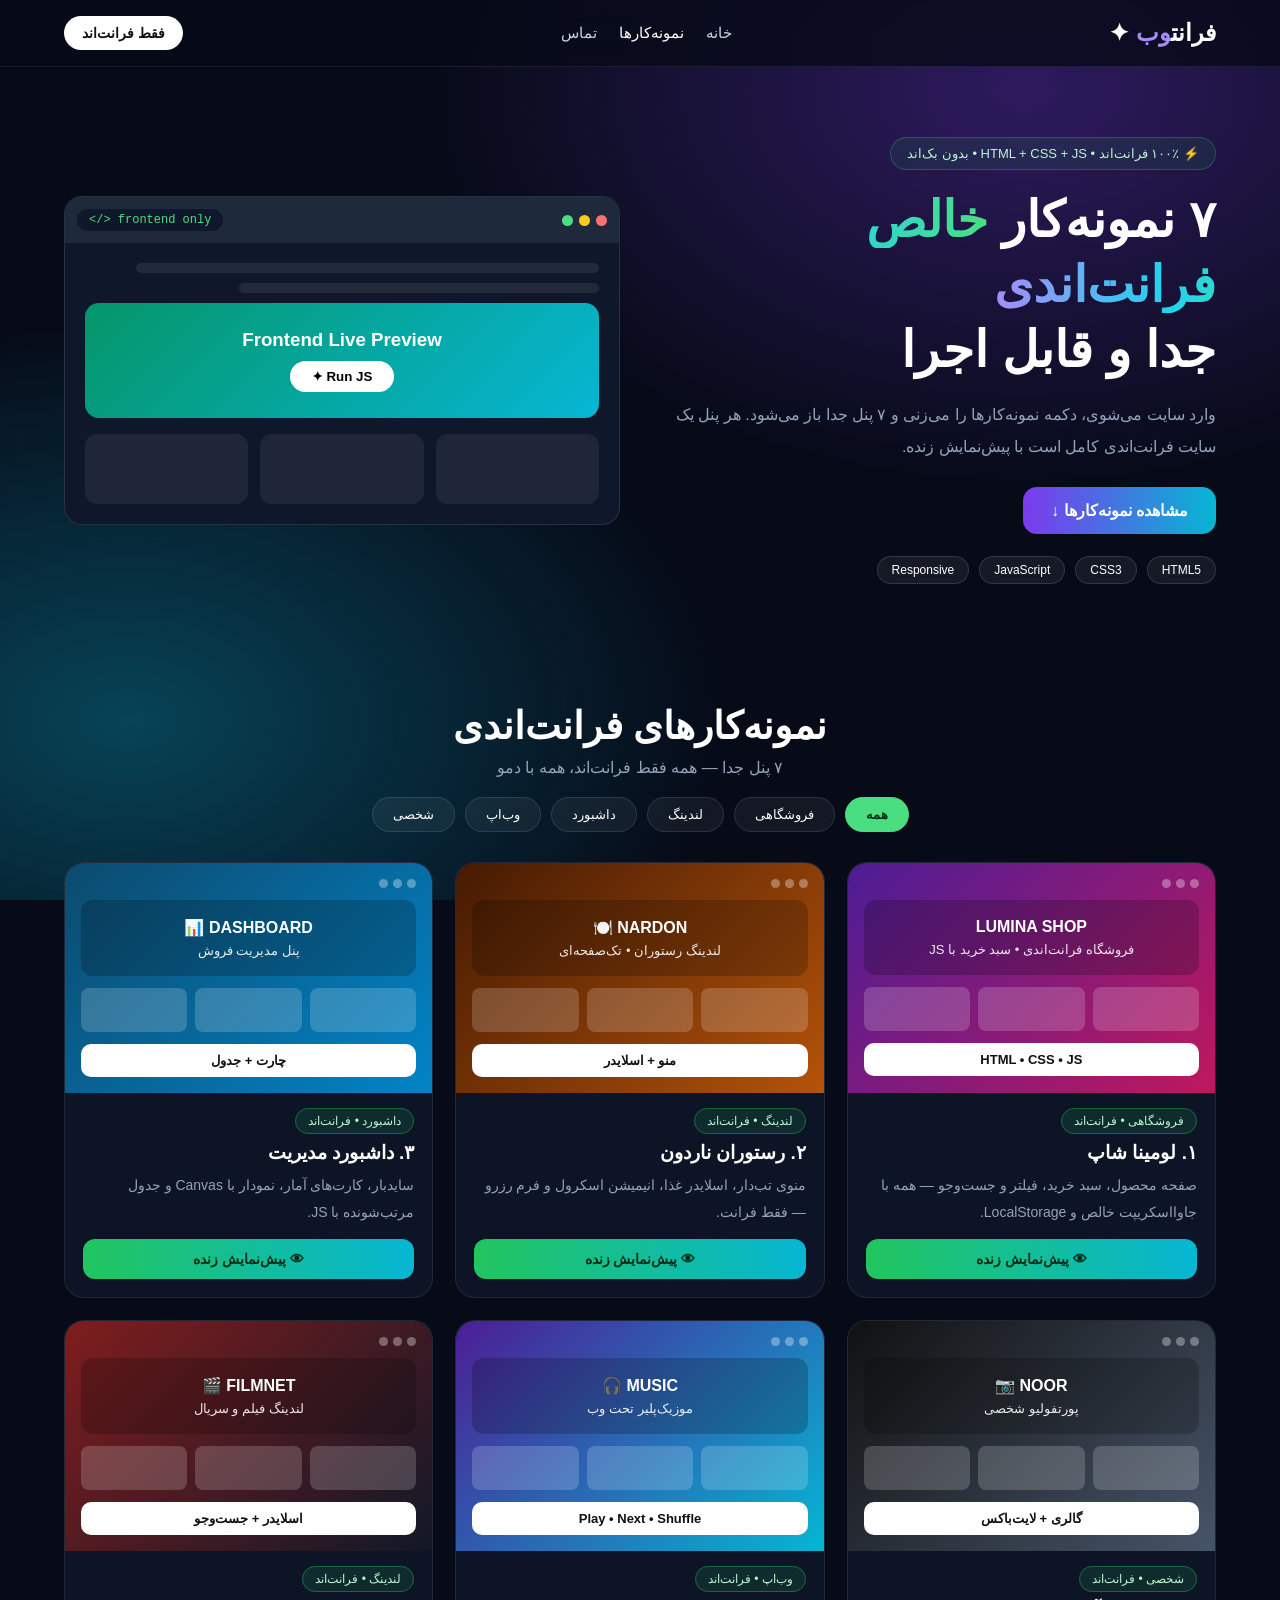
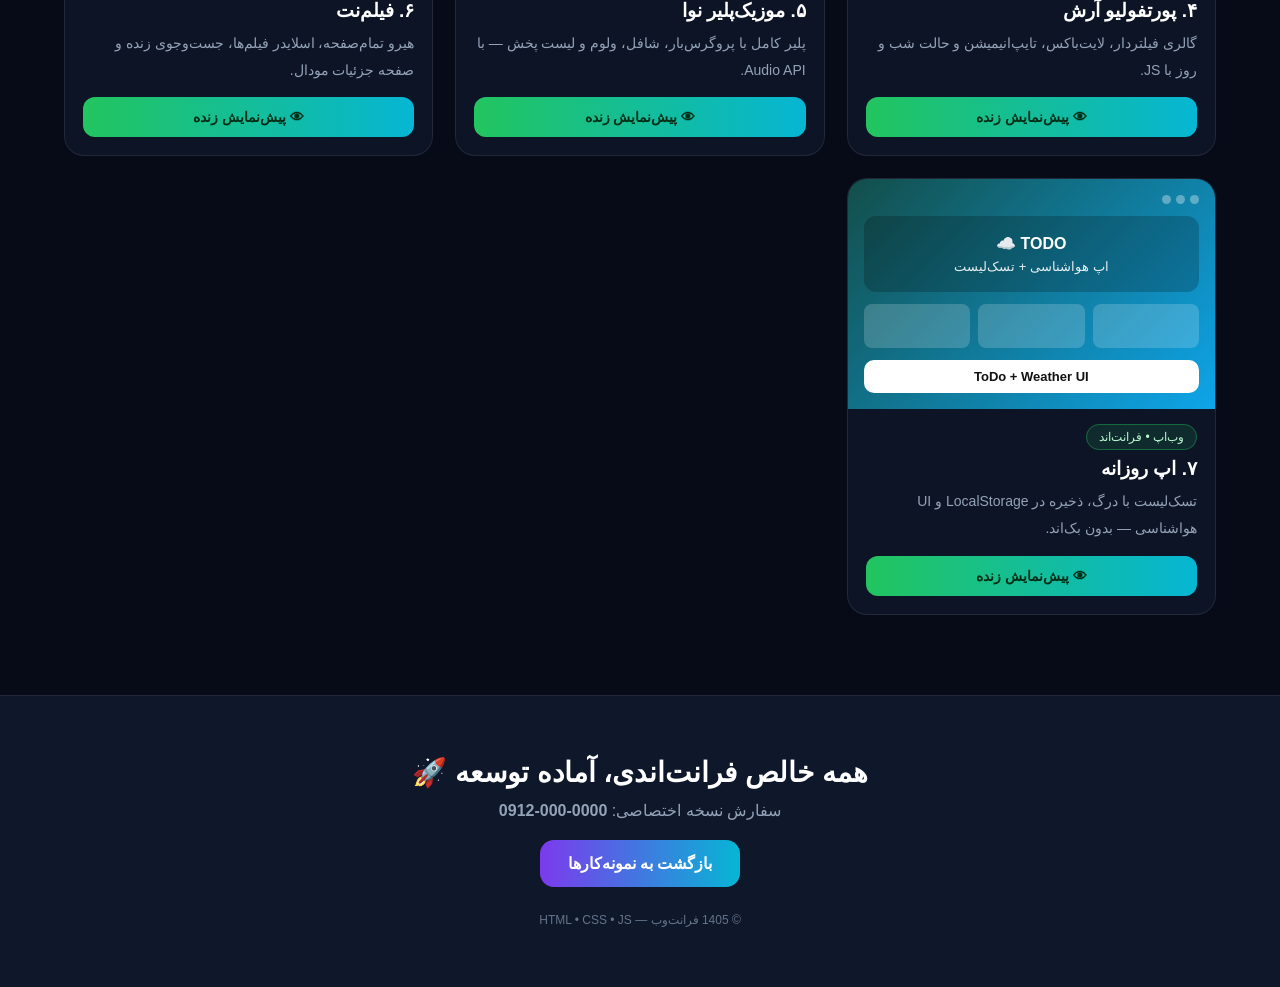
<file: index.html>
<!DOCTYPE html>
<html lang="fa" dir="rtl">
<head>
<meta charset="UTF-8">
<meta name="viewport" content="width=device-width, initial-scale=1.0">
<title>فرانت‌وب | ۷ نمونه‌کار فرانت‌اند</title>
<link rel="stylesheet" href="style.css">
</head>
<body>
<div class="bg-glow"></div>
<header class="header">
<div class="logo">فرانت<span>وب</span> ✦</div>
<nav class="nav">
<a href="#home">خانه</a>
<a href="#works" class="active">نمونه‌کارها</a>
<a href="#contact">تماس</a>
</nav>
<a href="#works" class="btn-small">فقط فرانت‌اند</a>
</header>

<section class="hero" id="home">
<div class="hero-text">
<div class="pill">⚡ ۱۰۰٪ فرانت‌اند • HTML + CSS + JS • بدون بک‌اند</div>
<h1>۷ نمونه‌کار <span class="grad">خالص فرانت‌اندی</span><br>جدا و قابل اجرا</h1>
<p>وارد سایت می‌شوی، دکمه نمونه‌کارها را می‌زنی و ۷ پنل جدا باز می‌شود. هر پنل یک سایت فرانت‌اندی کامل است با پیش‌نمایش زنده.</p>
<div class="hero-btns">
<a href="#works" class="btn-main">مشاهده نمونه‌کارها ↓</a>
</div>
<div class="techs"><span>HTML5</span><span>CSS3</span><span>JavaScript</span><span>Responsive</span></div>
</div>
<div class="hero-visual">
<div class="browser">
<div class="browser-bar"><i></i><i></i><i></i><span>&lt;/&gt; frontend only</span></div>
<div class="browser-body">
<div class="code-line w90"></div>
<div class="code-line w70"></div>
<div class="bv-hero"><h3>Frontend Live Preview</h3><button>Run JS ✦</button></div>
<div class="bv-row"><div></div><div></div><div></div></div>
</div>
</div>
</div>
</section>

<section class="works" id="works">
<div class="section-head">
<h2>نمونه‌کارهای فرانت‌اندی</h2>
<p>۷ پنل جدا — همه فقط فرانت‌اند، همه با دمو</p>
<div class="filters">
<button class="filter active" data-f="all">همه</button>
<button class="filter" data-f="فروشگاهی">فروشگاهی</button>
<button class="filter" data-f="لندینگ">لندینگ</button>
<button class="filter" data-f="داشبورد">داشبورد</button>
<button class="filter" data-f="وب‌اپ">وب‌اپ</button>
<button class="filter" data-f="شخصی">شخصی</button>
</div>
</div>

<div class="grid">
<article class="card" data-cat="فروشگاهی">
<div class="mock m1"><div class="dots"><i></i><i></i><i></i></div><div class="m-hero">LUMINA SHOP<span>فروشگاه فرانت‌اندی • سبد خرید با JS</span></div><div class="m-row"><div></div><div></div><div></div></div><div class="m-btn">HTML • CSS • JS</div></div>
<div class="card-body"><span class="badge">فروشگاهی • فرانت‌اند</span><h3>۱. لومینا شاپ</h3><p>صفحه محصول، سبد خرید، فیلتر و جست‌وجو — همه با جاوااسکریپت خالص و LocalStorage.</p><div class="actions"><button onclick="openDemo(0)">👁 پیش‌نمایش زنده</button></div></div>
</article>

<article class="card" data-cat="لندینگ">
<div class="mock m2"><div class="dots"><i></i><i></i><i></i></div><div class="m-hero">NARDON 🍽️<span>لندینگ رستوران • تک‌صفحه‌ای</span></div><div class="m-row"><div></div><div></div><div></div></div><div class="m-btn">منو + اسلایدر</div></div>
<div class="card-body"><span class="badge">لندینگ • فرانت‌اند</span><h3>۲. رستوران ناردون</h3><p>منوی تب‌دار، اسلایدر غذا، انیمیشن اسکرول و فرم رزرو — فقط فرانت.</p><div class="actions"><button onclick="openDemo(1)">👁 پیش‌نمایش زنده</button></div></div>
</article>

<article class="card" data-cat="داشبورد">
<div class="mock m3"><div class="dots"><i></i><i></i><i></i></div><div class="m-hero">DASHBOARD 📊<span>پنل مدیریت فروش</span></div><div class="m-row"><div></div><div></div><div></div></div><div class="m-btn">چارت + جدول</div></div>
<div class="card-body"><span class="badge">داشبورد • فرانت‌اند</span><h3>۳. داشبورد مدیریت</h3><p>سایدبار، کارت‌های آمار، نمودار با Canvas و جدول مرتب‌شونده با JS.</p><div class="actions"><button onclick="openDemo(2)">👁 پیش‌نمایش زنده</button></div></div>
</article>

<article class="card" data-cat="شخصی">
<div class="mock m4"><div class="dots"><i></i><i></i><i></i></div><div class="m-hero">NOOR 📷<span>پورتفولیو شخصی</span></div><div class="m-row"><div></div><div></div><div></div></div><div class="m-btn">گالری + لایت‌باکس</div></div>
<div class="card-body"><span class="badge">شخصی • فرانت‌اند</span><h3>۴. پورتفولیو آرش</h3><p>گالری فیلتردار، لایت‌باکس، تایپ‌انیمیشن و حالت شب و روز با JS.</p><div class="actions"><button onclick="openDemo(3)">👁 پیش‌نمایش زنده</button></div></div>
</article>

<article class="card" data-cat="وب‌اپ">
<div class="mock m5"><div class="dots"><i></i><i></i><i></i></div><div class="m-hero">MUSIC 🎧<span>موزیک‌پلیر تحت وب</span></div><div class="m-row"><div></div><div></div><div></div></div><div class="m-btn">Play • Next • Shuffle</div></div>
<div class="card-body"><span class="badge">وب‌اپ • فرانت‌اند</span><h3>۵. موزیک‌پلیر نوا</h3><p>پلیر کامل با پروگرس‌بار، شافل، ولوم و لیست پخش — با Audio API.</p><div class="actions"><button onclick="openDemo(4)">👁 پیش‌نمایش زنده</button></div></div>
</article>

<article class="card" data-cat="لندینگ">
<div class="mock m6"><div class="dots"><i></i><i></i><i></i></div><div class="m-hero">FILMNET 🎬<span>لندینگ فیلم و سریال</span></div><div class="m-row"><div></div><div></div><div></div></div><div class="m-btn">اسلایدر + جست‌وجو</div></div>
<div class="card-body"><span class="badge">لندینگ • فرانت‌اند</span><h3>۶. فیلم‌نت</h3><p>هیرو تمام‌صفحه، اسلایدر فیلم‌ها، جست‌وجوی زنده و صفحه جزئیات مودال.</p><div class="actions"><button onclick="openDemo(5)">👁 پیش‌نمایش زنده</button></div></div>
</article>

<article class="card" data-cat="وب‌اپ">
<div class="mock m7"><div class="dots"><i></i><i></i><i></i></div><div class="m-hero">TODO ☁️<span>اپ هواشناسی + تسک‌لیست</span></div><div class="m-row"><div></div><div></div><div></div></div><div class="m-btn">ToDo + Weather UI</div></div>
<div class="card-body"><span class="badge">وب‌اپ • فرانت‌اند</span><h3>۷. اپ روزانه</h3><p>تسک‌لیست با درگ، ذخیره در LocalStorage و UI هواشناسی — بدون بک‌اند.</p><div class="actions"><button onclick="openDemo(6)">👁 پیش‌نمایش زنده</button></div></div>
</article>
</div>
</section>

<footer id="contact">
<h2>همه خالص فرانت‌اندی، آماده توسعه 🚀</h2>
<p>سفارش نسخه اختصاصی: <b dir="ltr">0912-000-0000</b></p>
<a href="#works" class="btn-main">بازگشت به نمونه‌کارها</a>
<span class="copy">© 1405 فرانت‌وب — HTML • CSS • JS</span>
</footer>

<div class="modal" id="modal"><div class="modal-box"><button class="close" onclick="closeDemo()">✕</button><div id="modalContent"></div></div></div>
<script src="script.js"></script>
</body>
</html>
</file>
<file: style.css>
*{margin:0;padding:0;box-sizing:border-box}
body{font-family:Tahoma,sans-serif;background:#070b18;color:#fff;overflow-x:hidden}
.bg-glow{position:fixed;inset:0;background:radial-gradient(600px 400px at 80% 10%,#7c3aed55,transparent),radial-gradient(600px 400px at 10% 80%,#06b6d455,transparent);z-index:-1}
.header{position:sticky;top:0;z-index:50;display:flex;align-items:center;justify-content:space-between;padding:16px 5%;background:#070b18cc;backdrop-filter:blur(12px);border-bottom:1px solid #ffffff15}
.logo{font-size:24px;font-weight:900}.logo span{color:#a78bfa}
.nav{display:flex;gap:22px}.nav a{color:#cbd5e1;text-decoration:none;font-size:15px}.nav a.active{color:#fff}
.btn-small{background:#fff;color:#111;padding:9px 18px;border-radius:30px;text-decoration:none;font-weight:700;font-size:14px}
.hero{display:flex;gap:40px;align-items:center;padding:70px 5%;flex-wrap:wrap}
.hero-text{flex:1;min-width:300px}
.pill{display:inline-block;background:#22c55e18;border:1px solid #22c55e55;color:#bbf7d0;padding:8px 16px;border-radius:30px;font-size:13px;margin-bottom:18px}
.hero h1{font-size:50px;line-height:1.3;margin-bottom:16px}
.grad{background:linear-gradient(90deg,#a78bfa,#22d3ee,#4ade80);-webkit-background-clip:text;background-clip:text;color:transparent}
.hero p{color:#94a3b8;line-height:2;margin-bottom:24px}
.hero-btns{display:flex;gap:12px;margin-bottom:22px}
.btn-main{background:linear-gradient(90deg,#7c3aed,#06b6d4);color:#fff;padding:14px 28px;border-radius:14px;text-decoration:none;font-weight:800;display:inline-block}
.techs{display:flex;gap:10px}.techs span{background:#ffffff10;border:1px solid #ffffff20;padding:6px 14px;border-radius:20px;font-size:12px;direction:ltr}
.hero-visual{flex:1;min-width:320px}
.browser{background:#0f172a;border:1px solid #ffffff1c;border-radius:18px;overflow:hidden}
.browser-bar{display:flex;align-items:center;gap:6px;padding:12px;background:#1e293b}.browser-bar i{width:11px;height:11px;border-radius:50%;background:#f87171;display:block}.browser-bar i:nth-child(2){background:#facc15}.browser-bar i:nth-child(3){background:#4ade80}.browser-bar span{margin-right:auto;font-size:12px;color:#4ade80;background:#0f172a;padding:4px 12px;border-radius:20px;direction:ltr;font-family:monospace}
.browser-body{padding:20px}.code-line{height:10px;background:#ffffff14;border-radius:6px;margin-bottom:10px}.w90{width:90%}.w70{width:70%}
.bv-hero{background:linear-gradient(135deg,#059669,#06b6d4);border-radius:14px;padding:26px;text-align:center}.bv-hero button{border:none;background:#fff;padding:8px 22px;border-radius:20px;font-weight:700;margin-top:10px}
.bv-row{display:flex;gap:12px;margin-top:16px}.bv-row div{flex:1;height:70px;background:#ffffff10;border-radius:12px}
.works{padding:50px 5%}.section-head{text-align:center;margin-bottom:30px}.section-head h2{font-size:38px}.section-head p{color:#94a3b8;margin:10px 0 20px}
.filters{display:flex;gap:10px;justify-content:center;flex-wrap:wrap}.filter{background:#ffffff0e;border:1px solid #ffffff1c;color:#fff;padding:9px 20px;border-radius:30px;cursor:pointer;font-family:inherit}.filter.active{background:#4ade80;color:#052e16;font-weight:800;border-color:#4ade80}
.grid{display:grid;grid-template-columns:repeat(auto-fill,minmax(300px,1fr));gap:22px}
.card{background:#0f172acc;border:1px solid #ffffff15;border-radius:20px;overflow:hidden;transition:.3s}
.card:hover{transform:translateY(-8px);border-color:#4ade80;box-shadow:0 20px 60px #22c55e22}
.mock{padding:16px;height:230px}.dots{display:flex;gap:5px;margin-bottom:12px}.dots i{width:9px;height:9px;background:#ffffff55;border-radius:50%;display:block}
.m1{background:linear-gradient(135deg,#4c1d95,#be185d)}.m2{background:linear-gradient(135deg,#451a03,#b45309)}.m3{background:linear-gradient(135deg,#0c4a6e,#0284c7)}.m4{background:linear-gradient(135deg,#111,#475569)}.m5{background:linear-gradient(135deg,#4c1d95,#06b6d4)}.m6{background:linear-gradient(135deg,#7f1d1d,#111827)}.m7{background:linear-gradient(135deg,#134e4a,#0ea5e9)}
.m-hero{background:#00000035;border-radius:12px;padding:18px;text-align:center;font-weight:900}.m-hero span{display:block;font-size:13px;font-weight:400;margin-top:6px;opacity:.9}
.m-row{display:flex;gap:8px;margin:12px 0}.m-row div{flex:1;height:44px;background:#ffffff2e;border-radius:8px}
.m-btn{background:#fff;color:#111;text-align:center;padding:9px;border-radius:10px;font-weight:800;font-size:13px;direction:ltr}
.card-body{padding:18px}.badge{font-size:12px;padding:5px 12px;border-radius:20px;background:#22c55e22;border:1px solid #22c55e66;color:#bbf7d0}.card-body h3{margin:12px 0 8px;font-size:19px}.card-body p{color:#94a3b8;font-size:14px;line-height:1.9;margin-bottom:14px}
.actions button{width:100%;padding:12px;border:none;border-radius:12px;background:linear-gradient(90deg,#22c55e,#06b6d4);color:#052e16;font-weight:800;font-size:14px;cursor:pointer;font-family:inherit}
footer{text-align:center;padding:60px 5%;background:#0f172a;border-top:1px solid #ffffff12;margin-top:30px}footer h2{font-size:28px;margin-bottom:12px}footer p{color:#94a3b8;margin-bottom:20px}.copy{display:block;margin-top:26px;color:#64748b;font-size:12px}
.modal{position:fixed;inset:0;background:#000b;display:none;align-items:center;justify-content:center;padding:18px;z-index:100}
.modal.open{display:flex}.modal-box{background:#0f172a;border:1px solid #ffffff22;border-radius:20px;max-width:650px;width:100%;max-height:90vh;overflow:auto;padding:26px;position:relative}
.close{position:absolute;top:14px;left:14px;background:#ffffff1a;border:none;color:#fff;width:34px;height:34px;border-radius:50%;cursor:pointer}
.demo-hero{border-radius:14px;padding:30px;text-align:center;margin-bottom:16px}
.demo-feats{display:grid;grid-template-columns:1fr 1fr;gap:10px;margin:16px 0}.demo-feats div{background:#ffffff0d;padding:12px;border-radius:12px;font-size:13px}
.demo-btn{display:block;text-align:center;background:#4ade80;color:#052e16;padding:13px;border-radius:12px;font-weight:900;text-decoration:none;margin-top:10px}
.stack{display:flex;gap:8px;margin:12px 0;flex-wrap:wrap}.stack span{background:#00000040;border:1px solid #ffffff33;padding:4px 12px;border-radius:20px;font-size:12px;direction:ltr}
@media(max-width:768px){.hero h1{font-size:32px}.nav{display:none}}
</file>
